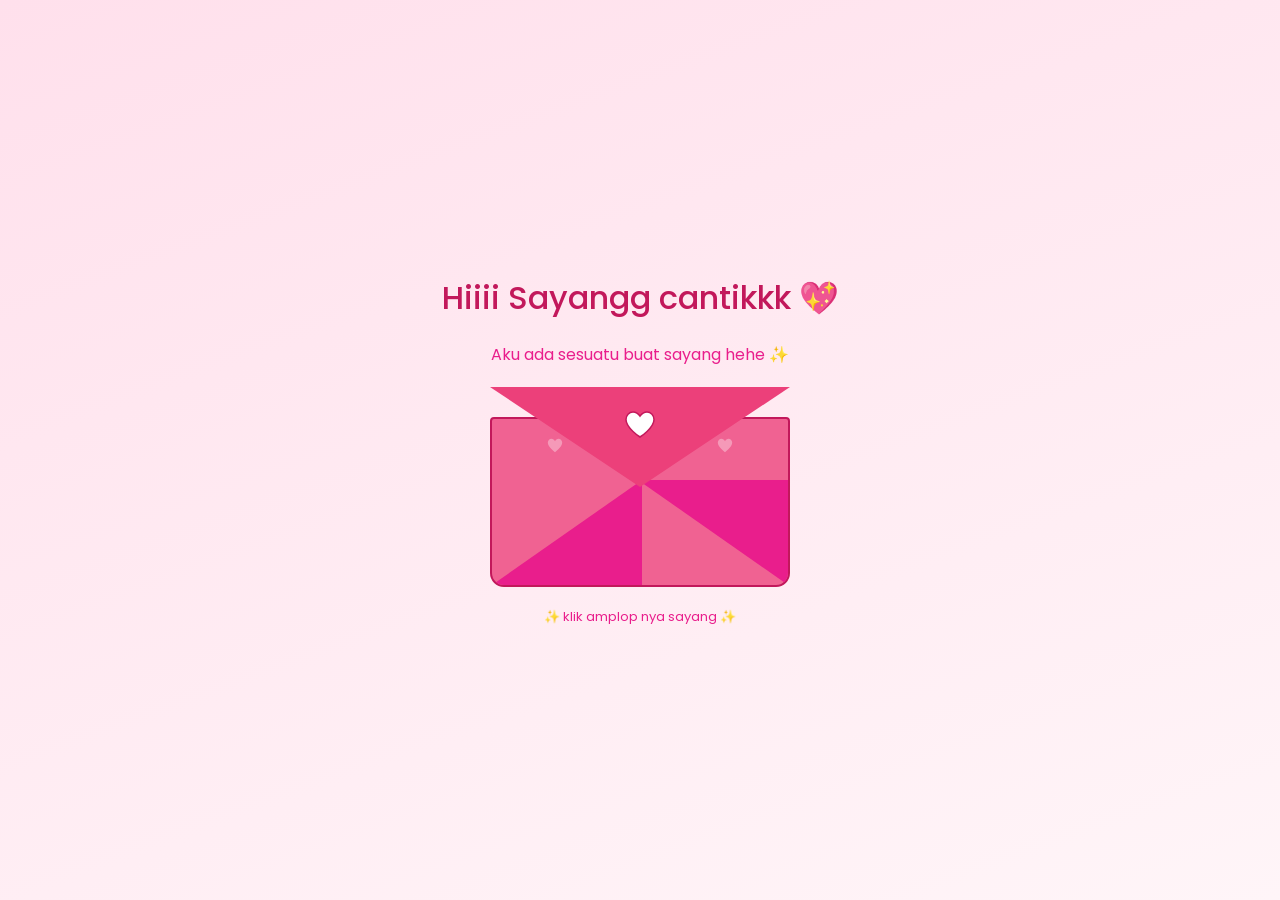
<file: index.html>
<!DOCTYPE html>
<html lang="id">
<head>
  <meta charset="UTF-8">
  <title>Untuk Selvia ❤️</title>
  <link rel="stylesheet" href="style.css">
  <link href="https://fonts.googleapis.com/css2?family=Poppins:wght@400;500&display=swap" rel="stylesheet">
</head>
<body>
  <div class="page">
    <div class="scene">
      <h1>Hiiii Sayangg cantikkk 💖</h1>
      <p class="sub">Aku ada sesuatu buat sayang hehe ✨</p>

      <div class="env-outer" id="env" onclick="bukaAmplop()">

        <div class="env-flap">
          <div class="env-flap-shape"></div>
        </div>

        <div class="seal" id="seal">
          <svg viewBox="0 0 36 36" width="36" height="36">
            <path d="M18 30 C18 30 4 21 4 12.5 C4 8.4 7.1 5 11 5 C13.9 5 16.4 6.8 18 9.2 C19.6 6.8 22.1 5 25 5 C28.9 5 32 8.4 32 12.5 C32 21 18 30 18 30Z" fill="#fff" stroke="#c2185b" stroke-width="1.5"/>
          </svg>
        </div>

        <div class="env-body">
          <div class="hearts">
            <svg class="h-sm" viewBox="0 0 20 20" width="18" height="18">
              <path d="M10 17 C10 17 2 11 2 6.5 C2 4 3.8 2 6 2 C7.8 2 9.2 3.2 10 4.6 C10.8 3.2 12.2 2 14 2 C16.2 2 18 4 18 6.5 C18 11 10 17 10 17Z" fill="#fff"/>
            </svg>
            <svg class="h-sm" viewBox="0 0 20 20" width="14" height="14">
              <path d="M10 17 C10 17 2 11 2 6.5 C2 4 3.8 2 6 2 C7.8 2 9.2 3.2 10 4.6 C10.8 3.2 12.2 2 14 2 C16.2 2 18 4 18 6.5 C18 11 10 17 10 17Z" fill="#fff"/>
            </svg>
            <svg class="h-sm" viewBox="0 0 20 20" width="18" height="18">
              <path d="M10 17 C10 17 2 11 2 6.5 C2 4 3.8 2 6 2 C7.8 2 9.2 3.2 10 4.6 C10.8 3.2 12.2 2 14 2 C16.2 2 18 4 18 6.5 C18 11 10 17 10 17Z" fill="#fff"/>
            </svg>
          </div>
        </div>

      </div>

      <p class="hint" id="hint">✨ klik amplop nya sayang ✨</p>
    </div>
  </div>

  <script>
    var clicked = false;
    function bukaAmplop() {
      if (clicked) return;
      clicked = true;
      document.getElementById('env').classList.add('open');
      document.getElementById('hint').style.opacity = '0';
      setTimeout(function () {
        window.location.href = 'home.html';
      }, 900);
    }
  </script>
</body>
</html>
</file>
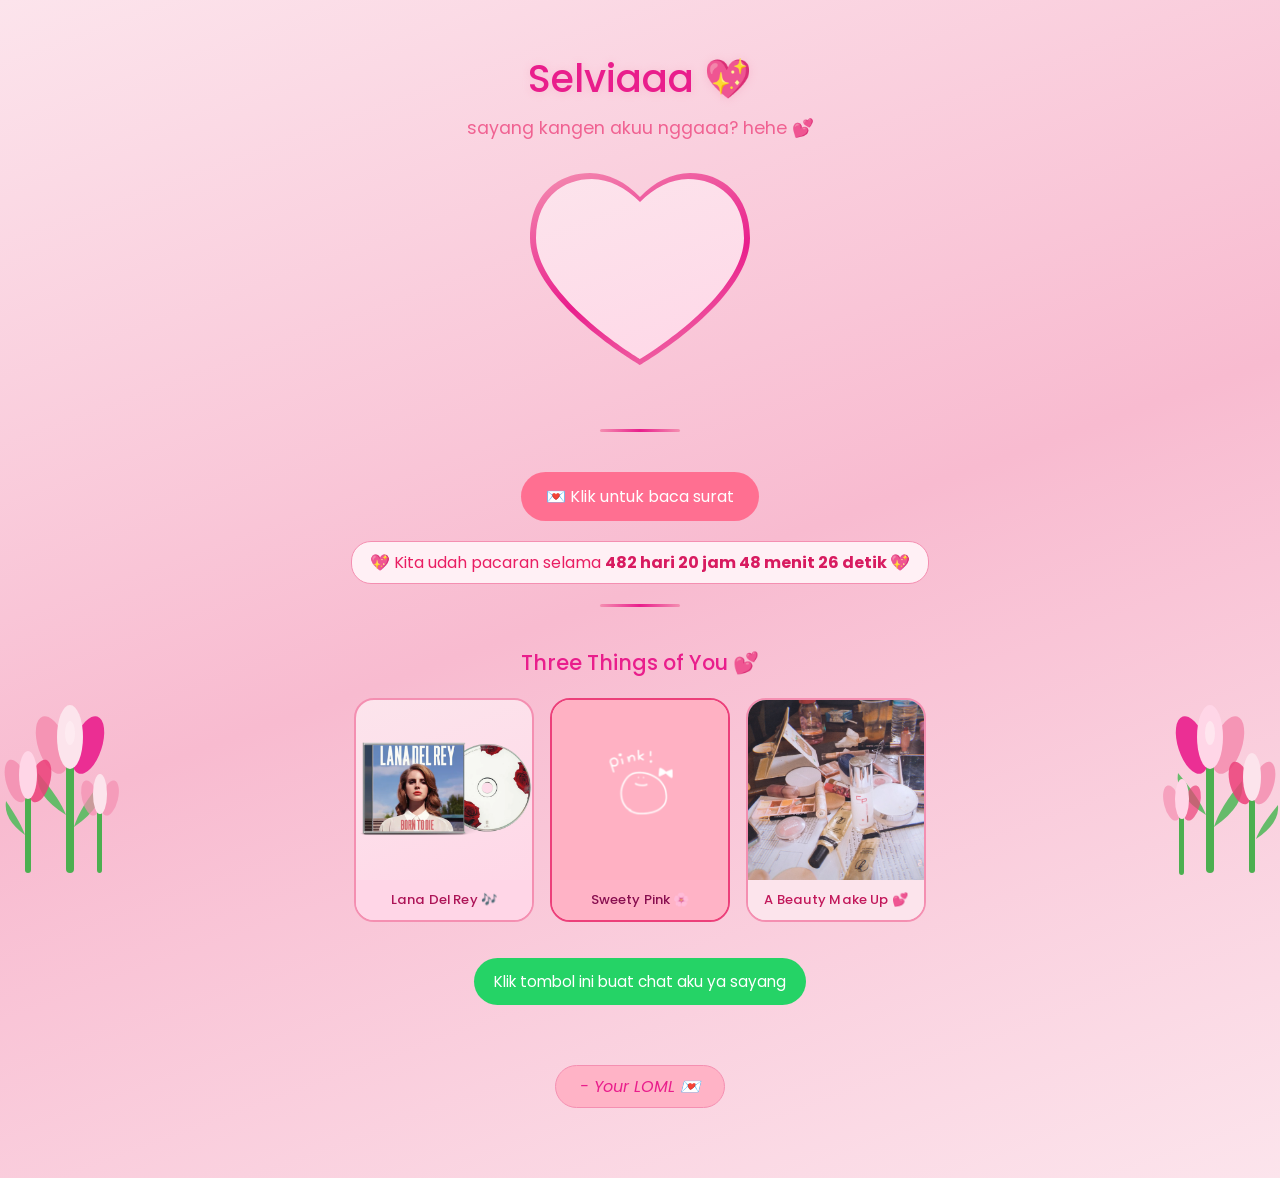
<file: home.html>
<!DOCTYPE html>
<html lang="id">
<head>
  <meta charset="UTF-8">
  <meta name="viewport" content="width=device-width, initial-scale=1.0">
  <title>Untuk Selvia ❤️</title>
  <link rel="stylesheet" href="home.css">
  <link href="https://fonts.googleapis.com/css2?family=Poppins:wght@400;500&display=swap" rel="stylesheet">
</head>
<body>

<!-- HATI -->
<div class="hearts-bg" id="heartsContainer"></div>

<!-- TULIP KIRI -->
<div class="tulip-left">
  <svg viewBox="0 0 120 260" xmlns="http://www.w3.org/2000/svg" width="120" height="260">
    <!-- Tulip besar -->
    <g transform="translate(70,130)">
      <rect x="-4" y="0" width="8" height="110" rx="4" fill="#4caf50"/>
      <path d="M-4,52 Q-36,32 -32,10 Q-10,36 -4,52Z" fill="#66bb6a"/>
      <path d="M4,64 Q36,42 32,18 Q10,44 4,64Z" fill="#66bb6a"/>
      <ellipse cx="-18" cy="-18" rx="14" ry="30" transform="rotate(-18,-18,-18)" fill="#f48fb1" opacity="0.9"/>
      <ellipse cx="18" cy="-18" rx="14" ry="30" transform="rotate(18,18,-18)" fill="#e91e8c" opacity="0.9"/>
      <ellipse cx="0" cy="-26" rx="13" ry="32" fill="#fce4ec"/>
      <ellipse cx="0" cy="-30" rx="5" ry="12" fill="#fff0f5" opacity="0.6"/>
    </g>
    <!-- Tulip kecil -->
    <g transform="translate(28,160)">
      <rect x="-3" y="0" width="6" height="80" rx="3" fill="#4caf50"/>
      <path d="M-3,42 Q-25,26 -22,8 Q-7,30 -3,42Z" fill="#66bb6a"/>
      <ellipse cx="-12" cy="-12" rx="10" ry="22" transform="rotate(-16,-12,-12)" fill="#f48fb1" opacity="0.85"/>
      <ellipse cx="12" cy="-12" rx="10" ry="22" transform="rotate(16,12,-12)" fill="#ec407a" opacity="0.85"/>
      <ellipse cx="0" cy="-18" rx="9" ry="24" fill="#ffd6e7"/>
    </g>
    <!-- Tulip kecil ke-2 -->
    <g transform="translate(100,175)">
      <rect x="-3" y="0" width="5" height="65" rx="3" fill="#4caf50"/>
      <ellipse cx="-10" cy="-10" rx="8" ry="18" transform="rotate(-14,-10,-10)" fill="#f48fb1" opacity="0.7"/>
      <ellipse cx="10" cy="-10" rx="8" ry="18" transform="rotate(14,10,-10)" fill="#f48fb1" opacity="0.7"/>
      <ellipse cx="0" cy="-14" rx="7" ry="20" fill="#fce4ec"/>
    </g>
  </svg>
</div>

<!-- TULIP KANAN -->
<div class="tulip-right">
  <svg viewBox="0 0 120 260" xmlns="http://www.w3.org/2000/svg" width="120" height="260">
    <g transform="translate(50,130)">
      <rect x="-4" y="0" width="8" height="110" rx="4" fill="#4caf50"/>
      <path d="M-4,52 Q-36,32 -32,10 Q-10,36 -4,52Z" fill="#66bb6a"/>
      <path d="M4,64 Q36,42 32,18 Q10,44 4,64Z" fill="#66bb6a"/>
      <ellipse cx="-18" cy="-18" rx="14" ry="30" transform="rotate(-18,-18,-18)" fill="#e91e8c" opacity="0.9"/>
      <ellipse cx="18" cy="-18" rx="14" ry="30" transform="rotate(18,18,-18)" fill="#f48fb1" opacity="0.9"/>
      <ellipse cx="0" cy="-26" rx="13" ry="32" fill="#ffd6e7"/>
      <ellipse cx="0" cy="-30" rx="5" ry="12" fill="#fff0f5" opacity="0.6"/>
    </g>
    <g transform="translate(92,162)">
      <rect x="-3" y="0" width="6" height="78" rx="3" fill="#4caf50"/>
      <path d="M4,44 Q28,28 26,10 Q8,32 4,44Z" fill="#66bb6a"/>
      <ellipse cx="-12" cy="-12" rx="10" ry="22" transform="rotate(-16,-12,-12)" fill="#ec407a" opacity="0.85"/>
      <ellipse cx="12" cy="-12" rx="10" ry="22" transform="rotate(16,12,-12)" fill="#f48fb1" opacity="0.85"/>
      <ellipse cx="0" cy="-18" rx="9" ry="24" fill="#fce4ec"/>
    </g>
    <g transform="translate(22,180)">
      <rect x="-3" y="0" width="5" height="62" rx="3" fill="#4caf50"/>
      <ellipse cx="-10" cy="-10" rx="8" ry="18" transform="rotate(-14,-10,-10)" fill="#f48fb1" opacity="0.7"/>
      <ellipse cx="10" cy="-10" rx="8" ry="18" transform="rotate(14,10,-10)" fill="#ec407a" opacity="0.7"/>
      <ellipse cx="0" cy="-14" rx="7" ry="20" fill="#ffd6e7"/>
    </g>
  </svg>
</div>

<div class="container">

  <h1>Selviaaa 💖</h1>
  <p class="subtitle">sayang kangen akuu nggaaa? hehe 💕</p>

  <!-- VIDEO LOVE -->
  <div class="photo-wrapper">
    <video class="photo-heart" autoplay loop muted playsinline>
      <source src="vidio.mp4" type="video/mp4">
    </video>
  </div>

  <div class="divider"></div>
<button class="open-btn" onclick="startTyping()">
  💌 Klik untuk baca surat
</button>
<div class="message-box hidden" id="surat">
  <p class="line"></p>
  <p class="line"></p>
  <p class="line"></p>
  <p class="line"></p>
  <p class="line"></p>
  <p class="line"></p>
  <p class="line"></p>
  <p class="line"></p>
  <p class="line"></p>
  <p class="line"></p>
  <p class="line"></p>
</div>

<!-- OVERLAY GELAP -->
<div id="darkOverlay">
  <p id="overlayText"></p>
</div>

  <div class="countdown">
    💖 Kita udah pacaran selama <span id="loveTime"></span>
  </div>

  <div class="divider"></div>

  <!-- FOTO -->
  <p class="section-title">Three Things of You 💕</p>

  <div class="photo-cards">
    <div class="card">
      <img src="foto1.webp">
      <div class="card-caption">Lana Del Rey 🎶</div>
    </div>
    <div class="card">
      <img src="foto3.png">
      <div class="card-caption">Sweety Pink 🌸</div>
    </div>
    <div class="card">
      <img src="foto2.jpeg">
      <div class="card-caption">A Beauty Make Up 💕</div>
    </div>
    <a href="https://wa.me/62895412956540?text=Sayang%20aku%20udah%20baca%20semua%20💖" target="_blank" class="wa-btn">
      Klik tombol ini buat chat aku ya sayang
    </a>
  </div>

  <p class="footer">- Your LOML 💌</p>

</div>

<!-- AUDIO -->
<audio id="music" loop>
  <source src="lagu.mp3" type="audio/mpeg">
</audio>

<script>
function startTyping() {
  document.querySelector(".open-btn").style.display = "none";
  document.getElementById("music").play();

  const overlay = document.getElementById("darkOverlay");
  const overlayText = document.getElementById("overlayText");
  overlay.classList.add("show");

  const intro = "Dear Selvia..";
  let i = 0;

  function typeIntro() {
    if (i < intro.length) {
      overlayText.textContent += intro.charAt(i);
      i++;
      setTimeout(typeIntro, 80);
    } else {
      // Jeda 0.5 detik setelah selesai mengetik
      setTimeout(() => {
        overlay.classList.add("fade-out");
        setTimeout(() => {
          overlay.classList.remove("show", "fade-out");
          // Tampilkan surat dan mulai mengetik
          document.getElementById("surat").classList.remove("hidden");
          startLetterTyping();
        }, 800);
      }, 500);
    }
  }

  typeIntro();
}

function startLetterTyping() {
const texts = [
  "jumat, 24 april 2026",
  "hiii sayang cantikkkkk.... 💗",
  "ummm akuu bikin ini sebagai permohonan maaf akuu dan sebagai bukti akuu serius mau berubah atas sikap akuu ke sayang",
  "sebelumnya terimakacii sayang uda ngetik panjang bangett di ig I respect it but I'm sorry I can't accept. akuu ngga mau udahan sama sayang 🥺",
  "akuu ngerti perasaan sayang... maaf sebelumnya akuuu ngga ngertiin perasaan sayang yang sebenernya cuma pengen akuu tuh ada hadir di hidup sayang, setiap siang kita punya kesibukan masing masing satu satu nya waktu kita chattan pas malem nya kita chattan nyeritain hari kita tapi akuu kemarin malah ninggalin main 😓",
  "akuu tau itu kesalahan akuu, akuu seharusnya ngga ninggalin main padahal sayang pas siang irit irit batre biar pas pulang bisa mina jemput tapi pas malem nya akuu malah main terus akuu malah minta sayang nunggu padahal seharian kita ngga chattan dan pas siang nya akuu tidur jadi kitanya ngga chattan...",
  "akuuu minta maaf sayangg... sayang mau bilang akuu ngga tau malu, ngga punya otak, dll gapapaa sayang hehe emang ituu kenyataan nyaa kan jadi gapapaa ko tapi akuu minta satuuu ajaa ke sayang... akuu ngga mau udahan... akuu minta sayang percayaaa ke akuu sekarang untuk kedepan nya akuu bakal beda dari hari kemarin dan kemarin nya lagi, ngga akan ada brantem berantem, ngga akan ada akuu ngga ngehargain sayang lagi...",
  "sabtu, 25 april 2026",
  "dihitung dari hari kamis, kita uda ngga chattan bener bener chattan 3 hari 😞 akuu kangen banget sama sayang akuu uda nyoba ngechat sayang, akuu uda chat di ig kemarin jumat akuu mau kirim website nya tapi belum jadi hehe sekarang uda mau jadi...",
  "akuu ngga tau gimana caranya aku bakal kasi liat website ini ke sayang tapi kalau sayang baca ini berarti akuu berhasil ngasih qr website ini ke sayang... akuu bikin ini biar akuu bisa ngechat sayangg.. akuu kangen banget sama sayang 😓",
  "LOVEE UUU SAYANG I LOVE U SO MUCH BABEB 💗💗💗"
];

  const lines = document.querySelectorAll(".line");
  let lineIndex = 0;
  let charIndex = 0;

  function typeLine() {
    if (lineIndex >= texts.length) return;
    let text = texts[lineIndex];
    let el = lines[lineIndex];
    el.classList.add("show");

    function typeChar() {
      if (charIndex < text.length) {
        el.textContent += text.charAt(charIndex);
        charIndex++;
        setTimeout(typeChar, 35);
      } else {
        charIndex = 0;
        lineIndex++;
        setTimeout(typeLine, 800);
      }
    }
    typeChar();
  }
  typeLine();
}

/* HATI TERBANG */
const emojis = ['💖','💗','💓','💞','🌸','💕','❤️'];
const container = document.getElementById('heartsContainer');

function buatHati() {
  const el = document.createElement('div');
  el.classList.add('heart');
  el.textContent = emojis[Math.floor(Math.random()*emojis.length)];
  el.style.left = Math.random()*100 + 'vw';
  el.style.fontSize = (12 + Math.random()*16) + 'px';
  const dur = 6 + Math.random()*8;
  el.style.animationDuration = dur + 's';
  container.appendChild(el);
  setTimeout(() => el.remove(), (dur+2)*1000);
}
setInterval(buatHati, 1200);
</script>

<script>
function updateLoveTime() {
  const startDate = new Date("2025-08-09T00:00:00");
  const now = new Date();
  const diff = now - startDate;
  const days = Math.floor(diff / (1000 * 60 * 60 * 24));
  const hours = Math.floor((diff / (1000 * 60 * 60)) % 24);
  const minutes = Math.floor((diff / (1000 * 60)) % 60);
  const seconds = Math.floor((diff / 1000) % 60);
  document.getElementById("loveTime").innerHTML =
    days + " hari " + hours + " jam " + minutes + " menit " + seconds + " detik 💖";
}
setInterval(updateLoveTime, 1000);
updateLoveTime();
</script>

</body>
</html>
</file>
<file: style.css>
* { box-sizing: border-box; margin: 0; padding: 0; }

body {
  font-family: 'Poppins', sans-serif;
}

.page {
  min-height: 100vh;
  background: linear-gradient(160deg, #ffe0ec, #fff5f8);
  display: flex;
  align-items: center;
  justify-content: center;
}

.scene {
  display: flex;
  flex-direction: column;
  align-items: center;
  gap: 20px;
  padding: 2rem;
  text-align: center;
}

h1 {
  font-size: 2em;
  font-weight: 500;
  color: #c2185b;
}

.sub {
  font-size: 1em;
  color: #e91e8c;
}

.hint {
  font-size: 13px;
  color: #e91e8c;
  animation: blink 1.6s ease-in-out infinite;
}

@keyframes blink {
  0%, 100% { opacity: 0.4; }
  50% { opacity: 1; }
}

/* ===== AMPLOP ===== */
.env-outer {
  position: relative;
  width: 300px;
  height: 200px;
  cursor: pointer;
  perspective: 800px;
}

.env-body {
  position: absolute;
  bottom: 0; left: 0;
  width: 300px;
  height: 170px;
  background: #f06292;
  border-radius: 4px 4px 14px 14px;
  border: 2px solid #c2185b;
  overflow: hidden;
  z-index: 1;
}

.env-body::before {
  content: '';
  position: absolute;
  bottom: 0; left: 0;
  width: 0; height: 0;
  border-style: solid;
  border-width: 0 0 105px 150px;
  border-color: transparent transparent #e91e8c transparent;
}

.env-body::after {
  content: '';
  position: absolute;
  bottom: 0; right: 0;
  width: 0; height: 0;
  border-style: solid;
  border-width: 0 150px 105px 0;
  border-color: transparent #e91e8c transparent transparent;
}

.env-flap {
  position: absolute;
  top: 0; left: 0;
  width: 300px;
  height: 100px;
  transform-origin: top center;
  transform-style: preserve-3d;
  transition: transform 0.7s cubic-bezier(.4,0,.2,1);
  z-index: 3;
  overflow: hidden;
}

.env-flap-shape {
  width: 0; height: 0;
  border-style: solid;
  border-width: 100px 150px 0 150px;
  border-color: #ec407a transparent transparent transparent;
}

.seal {
  position: absolute;
  top: 20px; left: 50%;
  transform: translateX(-50%);
  width: 36px; height: 36px;
  z-index: 4;
  transition: opacity 0.2s;
}

.hearts {
  position: absolute;
  top: 18px; left: 0;
  width: 100%;
  display: flex;
  justify-content: space-around;
  padding: 0 20px;
  pointer-events: none;
}

.h-sm { opacity: 0.35; }

/* State terbuka */
.env-outer.open .env-flap {
  transform: rotateX(-180deg);
}

.env-outer.open .seal {
  opacity: 0;
}
</file>
<file: home.css>
* {
  box-sizing: border-box;
  margin: 0;
  padding: 0;
}

body {
  font-family: 'Poppins', sans-serif;
  background: linear-gradient(160deg, #fce4ec 0%, #f8bbd0 50%, #fce4ec 100%);
  min-height: 100vh;
  color: #880e4f;
}

/* ===== HERO ===== */
.container {
  max-width: 680px;
  margin: 0 auto;
  padding: 50px 24px 70px;
  text-align: center;
  position: relative;
  z-index: 1;
}

h1 {
  font-size: 2.4em;
  font-weight: 500;
  color: #e91e8c;
  margin-bottom: 8px;
  text-shadow: 0 1px 8px #f48fb155;
}

.subtitle {
  font-size: 1.1em;
  color: #f06292;
  margin-bottom: 32px;
}

/* ===== TULIP KIRI ===== */
.tulip-left {
  position: fixed;
  bottom: 0;
  left: 0;
  z-index: 2;
  pointer-events: none;
  animation: tulipSway 4s ease-in-out infinite;
  transform-origin: bottom center;
}

/* ===== TULIP KANAN ===== */
.tulip-right {
  position: fixed;
  bottom: 0;
  right: 0;
  z-index: 2;
  pointer-events: none;
  animation: tulipSway 4.5s ease-in-out infinite reverse;
  transform-origin: bottom center;
}

@keyframes tulipSway {
  0%, 100% { transform: rotate(0deg); }
  25%       { transform: rotate(2deg); }
  75%       { transform: rotate(-2deg); }
}

@keyframes matchaBob {
  0%, 100% { transform: translateX(-50%) translateY(0); }
  50%       { transform: translateX(-50%) translateY(-6px); }
}

/* ===== FOTO UTAMA — LOVE SHAPE ===== */
.photo-wrapper {
  width: 220px;
  height: 220px;
  margin: 0 auto 36px;
  position: relative;
  display: flex;
  align-items: center;
  justify-content: center;
}

.photo-heart {
  width: 200px;
  height: 200px;
  object-fit: cover;
  clip-path: path('M100 175 C100 175 10 120 10 65 C10 30 35 10 65 10 C80 10 95 18 100 30 C105 18 120 10 135 10 C165 10 190 30 190 65 C190 120 100 175 100 175Z');
  display: block;
  position: relative;
  z-index: 1;
}

/* Bingkai luar — gradien magenta */
.photo-wrapper::before {
  content: '';
  position: absolute;
  clip-path: path('M110 192 C110 192 0 128 0 65 C0 22 28 0 60 0 C78 0 96 9 110 24 C124 9 142 0 160 0 C192 0 220 22 220 65 C220 128 110 192 110 192Z');
  top: 0;
  left: 0;
  width: 220px;
  height: 220px;
  background: linear-gradient(160deg, #f48fb1, #e91e8c, #f48fb1);
  z-index: 0;
}

/* Ring dalam — pink lembut */
.photo-wrapper::after {
  content: '';
  position: absolute;
  clip-path: path('M110 186 C110 186 6 124 6 65 C6 26 32 6 62 6 C79 6 96 15 110 29 C124 15 141 6 158 6 C188 6 214 26 214 65 C214 124 110 186 110 186Z');
  top: 0;
  left: 0;
  width: 220px;
  height: 220px;
  background: linear-gradient(160deg, #fce4ec, #ffd6e7);
  z-index: 0;
}

/* ===== COUNTDOWN ===== */
.countdown {
  font-size: 1em;
  color: #e91e63;
  margin-bottom: 20px;
  background: #fff0f5;
  display: inline-block;
  padding: 8px 18px;
  border-radius: 20px;
  border: 1px solid #f48fb1;
}

#loveTime {
  font-weight: bold;
  color: #d81b60;
}

/* ===== MESSAGE BOX ===== */
.message-box {
  background: linear-gradient(135deg, #fff0f5, #fce4ec);
  border: 2px solid #f48fb1;
  border-radius: 24px;
  padding: 34px 38px;
  margin: 0 auto 50px;
  max-width: 640px;
  width: 100%;
  text-align: left;
  line-height: 2;
  font-size: 1em;
  color: #6d2040;
  position: relative;
  height: auto;
  max-height: none;
  overflow: visible;
}

.message-box::before {
  content: '💌';
  position: absolute;
  top: -18px;
  left: 50%;
  transform: translateX(-50%);
  font-size: 32px;
}

.message-box p {
  margin-bottom: 18px;
}

.message-box p:last-child {
  margin-bottom: 0;
}

/* ===== TOMBOL ===== */
.open-btn {
  background: #ff6f91;
  border: none;
  padding: 12px 25px;
  border-radius: 25px;
  color: white;
  cursor: pointer;
  margin-bottom: 20px;
  font-size: 1em;
  font-family: 'Poppins', sans-serif;
}

/* ===== TYPING EFFECT ===== */
.line {
  opacity: 0;
  margin-bottom: 12px;
  word-wrap: break-word;
  white-space: pre-wrap;
  display: block;
  min-height: 1.5em;
}

.show {
  opacity: 1;
}

.hidden {
  display: none;
}

.fade-in {
  animation: fadeIn 1.5s ease forwards;
}

@keyframes fadeIn {
  from { opacity: 0; transform: translateY(20px); }
  to   { opacity: 1; transform: translateY(0); }
}

/* ===== SECTION TITLE ===== */
.section-title {
  font-size: 1.3em;
  font-weight: 500;
  color: #e91e8c;
  margin-bottom: 20px;
  text-align: center;
}

/* ===== CARD FOTO ===== */
.photo-cards {
  display: flex;
  gap: 16px;
  justify-content: center;
  flex-wrap: wrap;
  margin-bottom: 50px;
  padding: 0 8px;
}

.card {
  background: linear-gradient(160deg, #fce4ec, #ffd6e7);
  border: 2px solid #f48fb1;
  border-radius: 20px;
  overflow: hidden;
  width: 180px;
  flex-shrink: 0;
  transition: transform 0.3s ease;
}

.card:hover {
  transform: translateY(-6px) scale(1.03);
}

.card:nth-child(1) {
  border-color: #f48fb1;
  background: linear-gradient(160deg, #fce4ec, #ffd6e7);
}

.card:nth-child(2) {
  border-color: #ec407a;
  background: linear-gradient(160deg, #ffd6e7, #ffb3c6);
}

.card:nth-child(3) {
  border-color: #f48fb1;
  background: linear-gradient(160deg, #fff0f5, #fce4ec);
}

.card img {
  width: 100%;
  height: 180px;
  object-fit: cover;
  display: block;
}

.card-caption {
  padding: 10px 12px;
  font-size: 0.82em;
  color: #880e4f;
  text-align: center;
  font-weight: 500;
  letter-spacing: 0.01em;
}

.card:nth-child(1) .card-caption { background: #ffd6e7; color: #ad1457; }
.card:nth-child(2) .card-caption { background: #ffb3c6; color: #880e4f; }
.card:nth-child(3) .card-caption { background: #fce4ec; color: #c2185b; }

/* ===== DIVIDER ===== */
.divider {
  width: 80px;
  height: 3px;
  background: linear-gradient(90deg, #f48fb1, #e91e8c, #f48fb1);
  border-radius: 10px;
  margin: 0 auto 40px;
}

/* ===== FOOTER ===== */
.footer {
  font-size: 1em;
  font-style: italic;
  color: #e91e8c;
  margin-top: 10px;
  text-align: center;
  background: #ffb3c6;
  display: inline-block;
  padding: 8px 24px;
  border-radius: 30px;
  border: 1.5px solid #f48fb1;
}

/* ===== WA BUTTON ===== */
.wa-btn {
  display: inline-block;
  margin-top: 20px;
  background: #25D366;
  color: white;
  padding: 12px 20px;
  border-radius: 25px;
  text-decoration: none;
  font-size: 0.95em;
  transition: 0.3s;
}

.wa-btn:hover {
  transform: scale(1.05);
  background: #1ebe5d;
}

/* ===== FLOATING HEARTS ===== */
.hearts-bg {
  pointer-events: none;
  position: fixed;
  top: 0; left: 0;
  width: 100%; height: 100%;
  z-index: 0;
  overflow: hidden;
}

.heart {
  position: absolute;
  bottom: -40px;
  font-size: 18px;
  animation: floatUp linear infinite;
  opacity: 0;
}

@keyframes floatUp {
  0%   { transform: translateY(0) rotate(-10deg); opacity: 0.6; }
  100% { transform: translateY(-110vh) rotate(15deg); opacity: 0; }
}

/* ===== RESPONSIVE ===== */
@media (max-width: 480px) {
  h1 { font-size: 1.8em; }
  .message-box { padding: 28px 20px; }
  .card { width: 140px; }
  .card img { height: 140px; }
  .tulip-left, .tulip-right { width: 80px; }
  .tulip-left svg, .tulip-right svg { width: 80px; height: 174px; }
}

/* ===== DARK OVERLAY ===== */
#darkOverlay {
  display: none;
  position: fixed;
  inset: 0;
  background: #000;
  z-index: 9999;
  align-items: center;
  justify-content: center;
}

#darkOverlay.show {
  display: flex;
}

#overlayText {
  font-family: 'Poppins', sans-serif;
  font-size: 1.8em;
  color: #fff;
  letter-spacing: 0.04em;
  text-align: center;
  padding: 0 24px;
}

#darkOverlay.fade-out {
  animation: overlayFadeOut 0.8s ease forwards;
}

@keyframes overlayFadeOut {
  from { opacity: 1; }
  to   { opacity: 0; }
}
</file>
